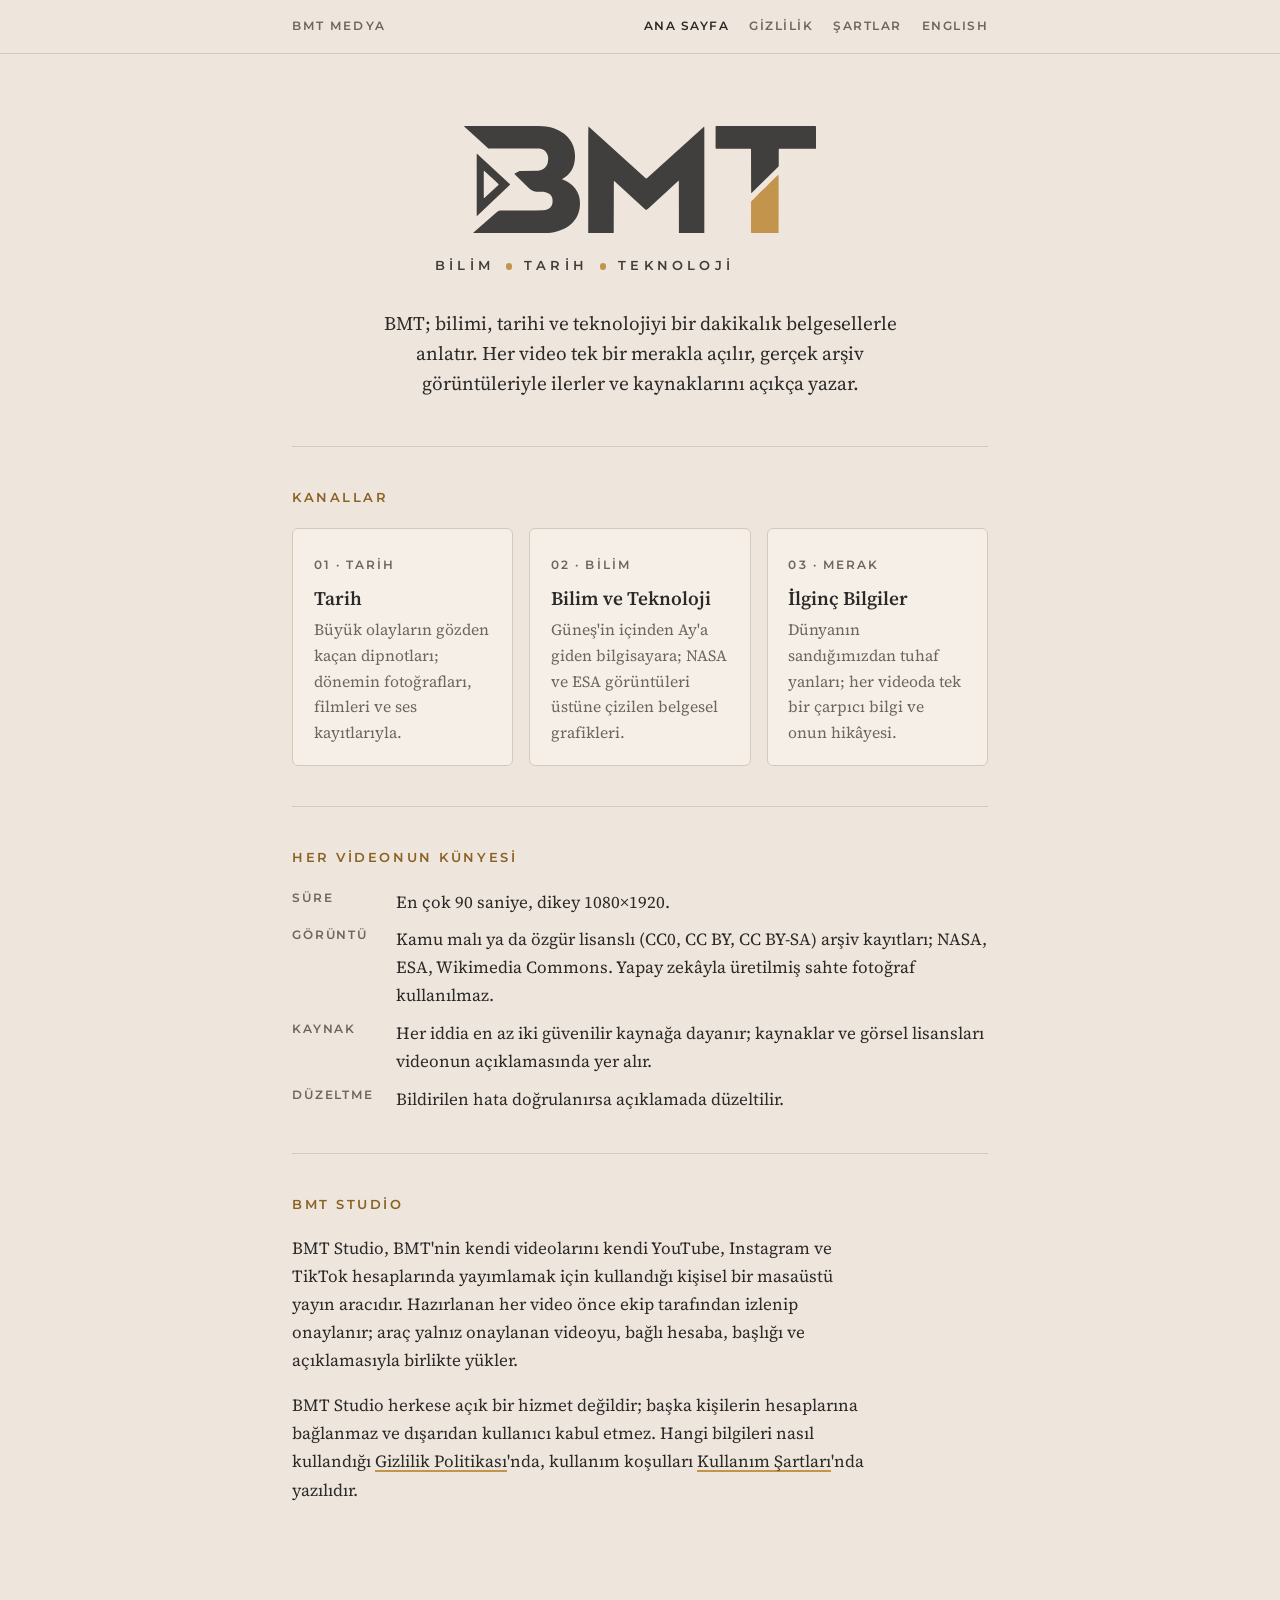
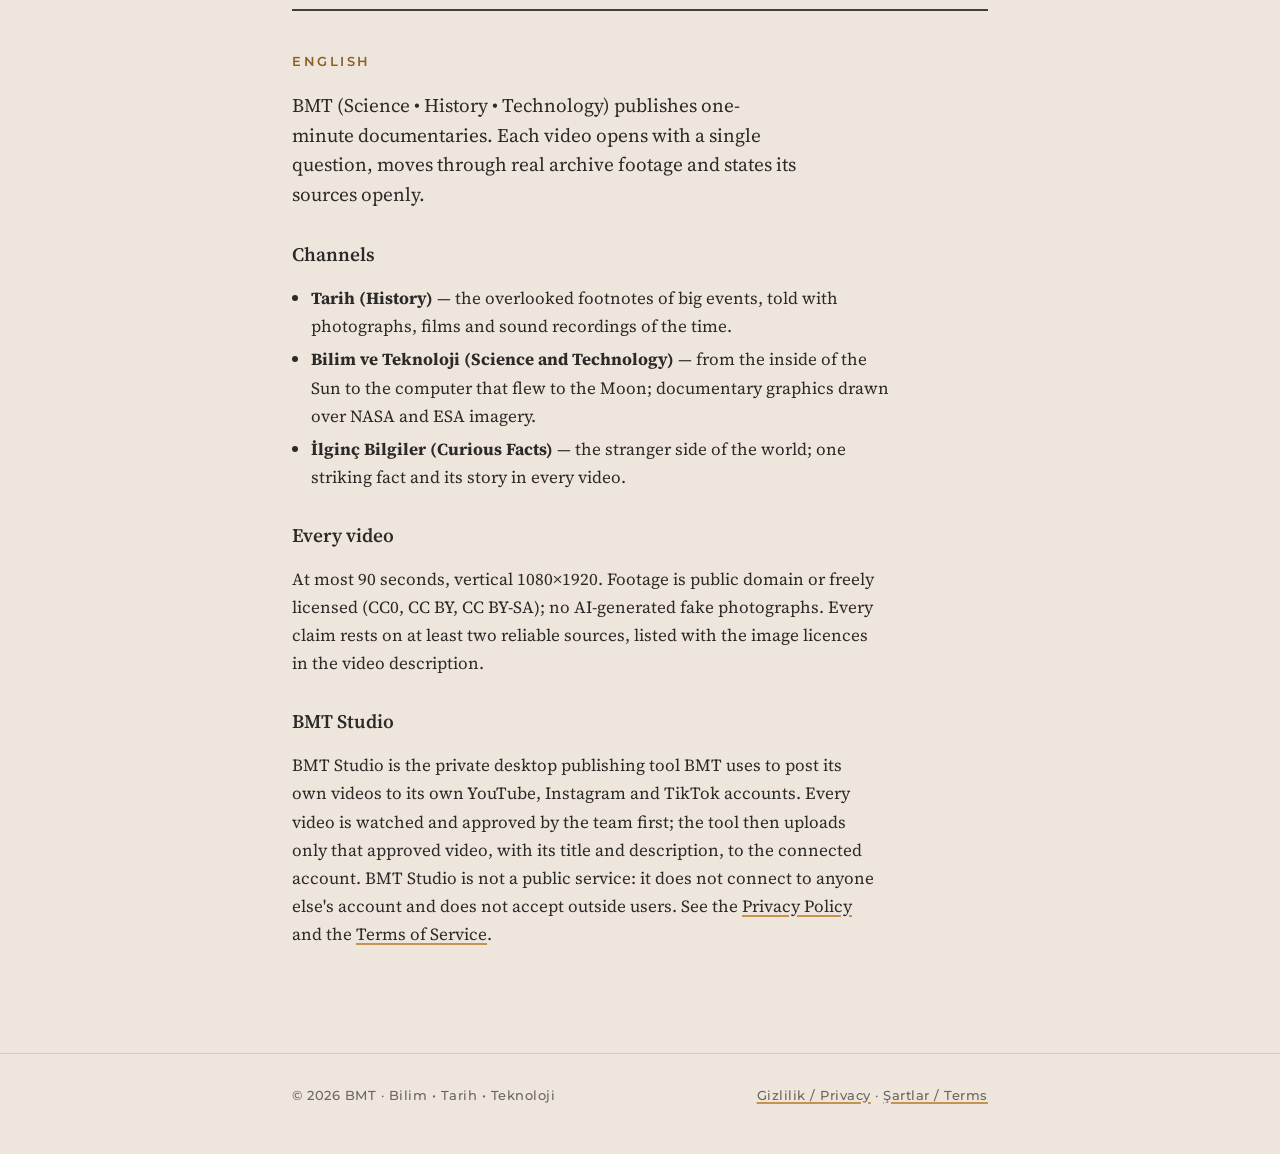
<file: index.html>
<!doctype html>
<html lang="tr">
<head>
<meta charset="utf-8">
<meta name="viewport" content="width=device-width, initial-scale=1, viewport-fit=cover">
<title>BMT — Bilim • Tarih • Teknoloji</title>
<meta name="description" content="BMT; bilimi, tarihi ve teknolojiyi gerçek arşiv görüntüleriyle anlatan kısa belgesel videolar yayımlar.">
<link rel="icon" href="favicon.svg" type="image/svg+xml">
<link rel="preconnect" href="https://fonts.googleapis.com">
<link rel="preconnect" href="https://fonts.gstatic.com" crossorigin>
<link rel="stylesheet" href="https://fonts.googleapis.com/css2?family=Montserrat:wght@500;600&family=Source+Serif+4:ital,opsz,wght@0,8..60,400;0,8..60,600;1,8..60,400&display=swap">
<link rel="stylesheet" href="style.css">
</head>
<body>
<header class="top">
  <div class="wrap">
    <span class="label">BMT Medya</span>
    <nav aria-label="Sayfalar">
      <a href="index.html" aria-current="page">Ana sayfa</a>
      <a href="privacy.html">Gizlilik</a>
      <a href="terms.html">Şartlar</a>
      <a href="#en" lang="en">English</a>
    </nav>
  </div>
</header>

<main class="wrap">
  <div class="hero">
    <svg class="logo" viewBox="0 0 1454 444" role="img" aria-label="BMT" xmlns="http://www.w3.org/2000/svg"><path fill="currentColor" fill-rule="evenodd" d="M53.8 371.8 L52.8 371.4 L52.5 368.6 L52.4 151.6 L52.5 116.6 L52.8 115.0 L53.8 114.5 L190.4 240.6 L190.3 241.6 L188.8 243.4 L53.8 371.8ZM84.0 297.6 L126.5 258.6 L142.3 243.6 L143.3 241.6 L141.0 238.6 L122.8 221.1 L82.8 184.8 L81.8 185.4 L81.6 187.6 L81.6 293.6 L82.1 297.6 L82.8 298.2 L84.0 297.6Z"/><path fill="currentColor" fill-rule="evenodd" d="M238.8 443.6 L41.8 443.6 L37.8 443.4 L36.8 442.6 L41.6 437.6 L134.8 356.5 L140.8 351.9 L144.8 349.9 L148.8 349.1 L156.8 348.9 L295.8 348.9 L327.8 348.2 L336.8 346.8 L345.8 343.8 L352.8 339.7 L357.3 335.6 L361.0 330.6 L363.9 324.6 L365.5 317.6 L366.0 309.6 L365.5 302.6 L363.8 295.6 L360.2 288.6 L355.8 283.2 L347.8 277.3 L336.8 273.5 L326.8 272.1 L297.8 271.9 L288.8 269.8 L279.9 265.6 L274.8 262.2 L266.4 254.6 L210.4 200.6 L208.4 197.6 L209.8 196.1 L220.9 189.6 L229.8 186.1 L237.8 185.4 L304.8 185.1 L315.8 183.0 L327.6 177.6 L334.1 172.6 L339.2 166.6 L343.9 157.6 L346.2 149.6 L347.7 138.6 L347.5 129.6 L345.5 120.6 L341.9 112.6 L336.0 104.6 L329.8 99.5 L320.8 95.2 L310.8 93.3 L100.8 92.7 L1.8 3.6 L0.0 1.6 L0.1 0.6 L2.8 0.1 L16.8 0.0 L308.8 0.1 L325.8 0.8 L338.8 2.2 L356.8 5.4 L370.8 9.4 L387.8 16.3 L400.8 23.4 L413.8 32.5 L427.2 44.6 L436.4 55.6 L444.2 67.6 L449.9 79.6 L453.3 89.6 L456.0 100.6 L457.6 111.6 L458.5 122.6 L458.4 132.6 L457.1 144.6 L454.8 157.3 L452.0 166.6 L448.2 175.6 L443.1 184.6 L436.8 193.4 L429.8 201.1 L422.6 207.6 L416.8 212.1 L406.1 218.6 L405.6 219.6 L406.8 220.9 L421.8 227.4 L428.8 231.2 L437.8 237.1 L447.3 244.6 L455.8 253.8 L462.3 262.6 L468.3 272.6 L473.2 283.6 L476.2 293.6 L478.6 308.6 L479.1 321.6 L478.6 331.6 L477.2 342.6 L474.0 355.6 L470.1 366.6 L464.1 378.6 L458.9 386.6 L450.1 397.6 L442.8 404.6 L432.8 412.8 L421.8 420.0 L408.8 426.7 L386.8 435.0 L366.8 439.9 L341.8 443.0 L320.8 443.6 L238.8 443.6Z"/><path fill="currentColor" fill-rule="evenodd" d="M984.8 443.6 L890.8 443.6 L887.8 442.5 L887.5 229.6 L887.0 226.6 L885.8 226.4 L763.8 338.3 L752.8 347.4 L748.8 344.7 L629.8 235.0 L621.8 228.0 L619.8 227.4 L619.1 229.6 L618.9 256.6 L618.4 442.6 L615.8 443.6 L517.8 443.7 L513.8 443.0 L513.2 441.6 L513.1 435.6 L513.2 45.6 L513.8 2.8 L514.8 2.5 L517.8 4.8 L744.8 210.4 L751.8 216.5 L753.8 217.2 L764.8 208.0 L988.8 5.3 L990.8 3.6 L992.2 3.6 L992.8 9.6 L992.7 440.6 L991.8 443.1 L984.8 443.6Z"/><path fill="currentColor" fill-rule="evenodd" d="M1187.8 276.8 L1186.8 276.7 L1186.5 275.6 L1186.0 257.6 L1185.6 95.6 L1184.8 94.7 L1182.8 94.4 L1043.8 94.4 L1039.9 93.6 L1039.2 85.6 L1039.3 3.6 L1039.8 0.9 L1041.8 0.1 L1048.8 0.0 L1449.8 0.0 L1453.6 0.6 L1454.3 3.6 L1454.3 90.6 L1453.8 93.6 L1450.8 94.4 L1302.8 94.3 L1300.8 94.9 L1300.1 97.6 L1300.1 163.6 L1299.2 167.6 L1187.8 276.8Z"/><path fill="#C3944B" fill-rule="evenodd" d="M1287.8 443.7 L1191.8 443.7 L1188.8 443.3 L1186.5 441.6 L1185.8 439.6 L1185.5 433.6 L1185.7 315.6 L1186.1 312.6 L1187.4 309.6 L1194.8 303.5 L1220.5 276.6 L1244.8 253.9 L1272.8 224.9 L1294.8 204.0 L1297.8 202.5 L1299.2 203.6 L1299.7 206.6 L1299.4 439.6 L1298.8 441.7 L1296.8 443.3 L1287.8 443.7Z"/></svg>
    <p class="tagline"><span>Bilim</span><i></i><span>Tarih</span><i></i><span>Teknoloji</span></p>
    <p class="lede">BMT; bilimi, tarihi ve teknolojiyi bir dakikalık belgesellerle anlatır. Her video tek bir merakla
      açılır, gerçek arşiv görüntüleriyle ilerler ve kaynaklarını açıkça yazar.</p>
  </div>

  <section aria-labelledby="kanallar">
    <h2 id="kanallar">Kanallar</h2>
    <div class="channels">
      <article class="card">
        <span class="label">01 · Tarih</span>
        <h3>Tarih</h3>
        <p>Büyük olayların gözden kaçan dipnotları; dönemin fotoğrafları, filmleri ve ses kayıtlarıyla.</p>
      </article>
      <article class="card">
        <span class="label">02 · Bilim</span>
        <h3>Bilim ve Teknoloji</h3>
        <p>Güneş'in içinden Ay'a giden bilgisayara; NASA ve ESA görüntüleri üstüne çizilen belgesel grafikleri.</p>
      </article>
      <article class="card">
        <span class="label">03 · Merak</span>
        <h3>İlginç Bilgiler</h3>
        <p>Dünyanın sandığımızdan tuhaf yanları; her videoda tek bir çarpıcı bilgi ve onun hikâyesi.</p>
      </article>
    </div>
  </section>

  <section aria-labelledby="standart">
    <h2 id="standart">Her videonun künyesi</h2>
    <dl class="facts">
      <dt>Süre</dt><dd>En çok 90 saniye, dikey 1080×1920.</dd>
      <dt>Görüntü</dt><dd>Kamu malı ya da özgür lisanslı (CC0, CC BY, CC BY-SA) arşiv kayıtları; NASA, ESA, Wikimedia Commons. Yapay zekâyla üretilmiş sahte fotoğraf kullanılmaz.</dd>
      <dt>Kaynak</dt><dd>Her iddia en az iki güvenilir kaynağa dayanır; kaynaklar ve görsel lisansları videonun açıklamasında yer alır.</dd>
      <dt>Düzeltme</dt><dd>Bildirilen hata doğrulanırsa açıklamada düzeltilir.</dd>
    </dl>
  </section>

  <section aria-labelledby="studio">
    <h2 id="studio">BMT Studio</h2>
    <p>BMT Studio, BMT'nin kendi videolarını kendi YouTube, Instagram ve TikTok hesaplarında yayımlamak için kullandığı
      kişisel bir masaüstü yayın aracıdır. Hazırlanan her video önce ekip tarafından izlenip onaylanır; araç yalnız
      onaylanan videoyu, bağlı hesaba, başlığı ve açıklamasıyla birlikte yükler.</p>
    <p>BMT Studio herkese açık bir hizmet değildir; başka kişilerin hesaplarına bağlanmaz ve dışarıdan kullanıcı kabul
      etmez. Hangi bilgileri nasıl kullandığı <a href="privacy.html">Gizlilik Politikası</a>'nda, kullanım koşulları
      <a href="terms.html">Kullanım Şartları</a>'nda yazılıdır.</p>
  </section>

  <section id="en" class="lang-en" lang="en" aria-labelledby="en-title">
    <h2 id="en-title">English</h2>
    <p class="lede" style="margin:0 0 1.5rem;text-align:left">BMT (Science • History • Technology) publishes
      one-minute documentaries. Each video opens with a single question, moves through real archive footage and
      states its sources openly.</p>
    <h3>Channels</h3>
    <ul>
      <li><strong>Tarih (History)</strong> — the overlooked footnotes of big events, told with photographs, films and
        sound recordings of the time.</li>
      <li><strong>Bilim ve Teknoloji (Science and Technology)</strong> — from the inside of the Sun to the computer
        that flew to the Moon; documentary graphics drawn over NASA and ESA imagery.</li>
      <li><strong>İlginç Bilgiler (Curious Facts)</strong> — the stranger side of the world; one striking fact and its
        story in every video.</li>
    </ul>
    <h3>Every video</h3>
    <p>At most 90 seconds, vertical 1080×1920. Footage is public domain or freely licensed (CC0, CC BY, CC BY-SA);
      no AI-generated fake photographs. Every claim rests on at least two reliable sources, listed with the image
      licences in the video description.</p>
    <h3>BMT Studio</h3>
    <p>BMT Studio is the private desktop publishing tool BMT uses to post its own videos to its own YouTube, Instagram
      and TikTok accounts. Every video is watched and approved by the team first; the tool then uploads only that
      approved video, with its title and description, to the connected account. BMT Studio is not a public service: it
      does not connect to anyone else's account and does not accept outside users. See the
      <a href="privacy.html#en">Privacy Policy</a> and the <a href="terms.html#en">Terms of Service</a>.</p>
  </section>
</main>

<footer>
  <div class="wrap">
    <span>© 2026 BMT · Bilim • Tarih • Teknoloji</span>
    <span><a href="privacy.html">Gizlilik / Privacy</a> · <a href="terms.html">Şartlar / Terms</a></span>
  </div>
</footer>
</body>
</html>
</file>
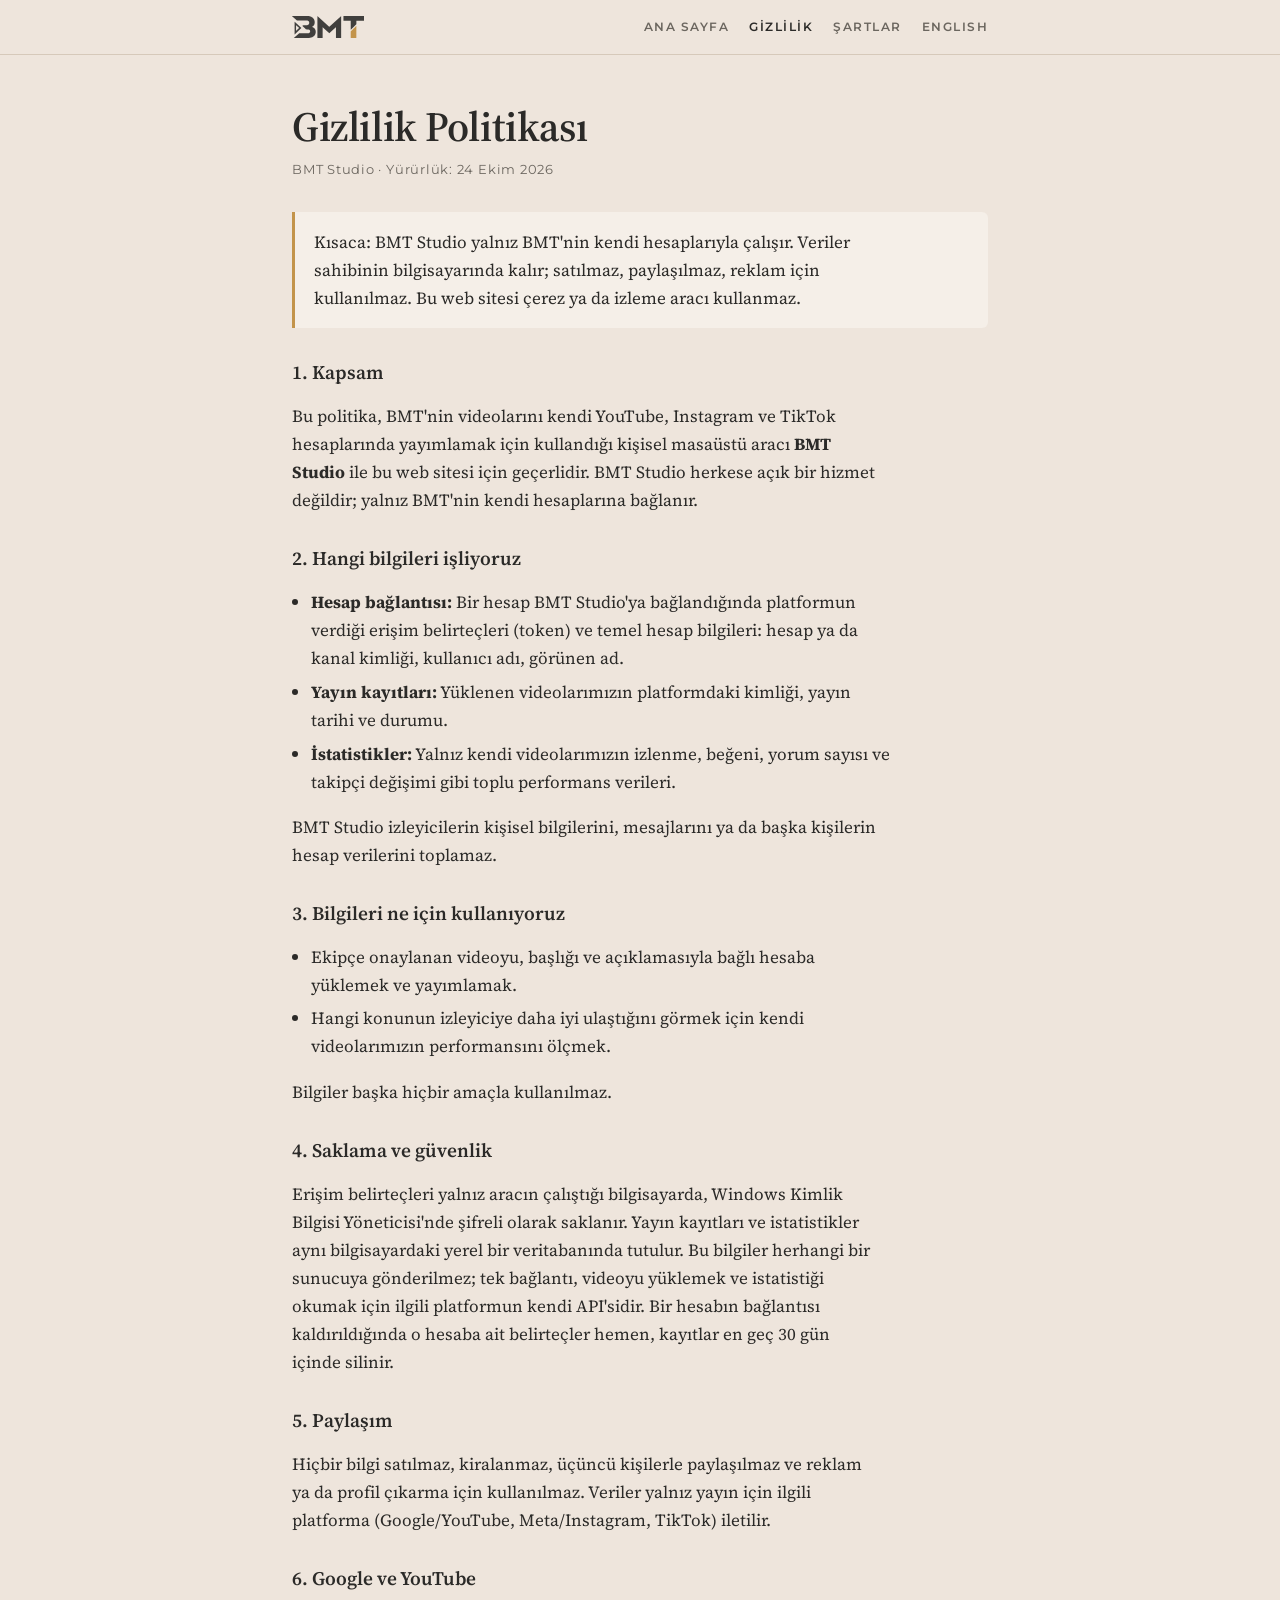
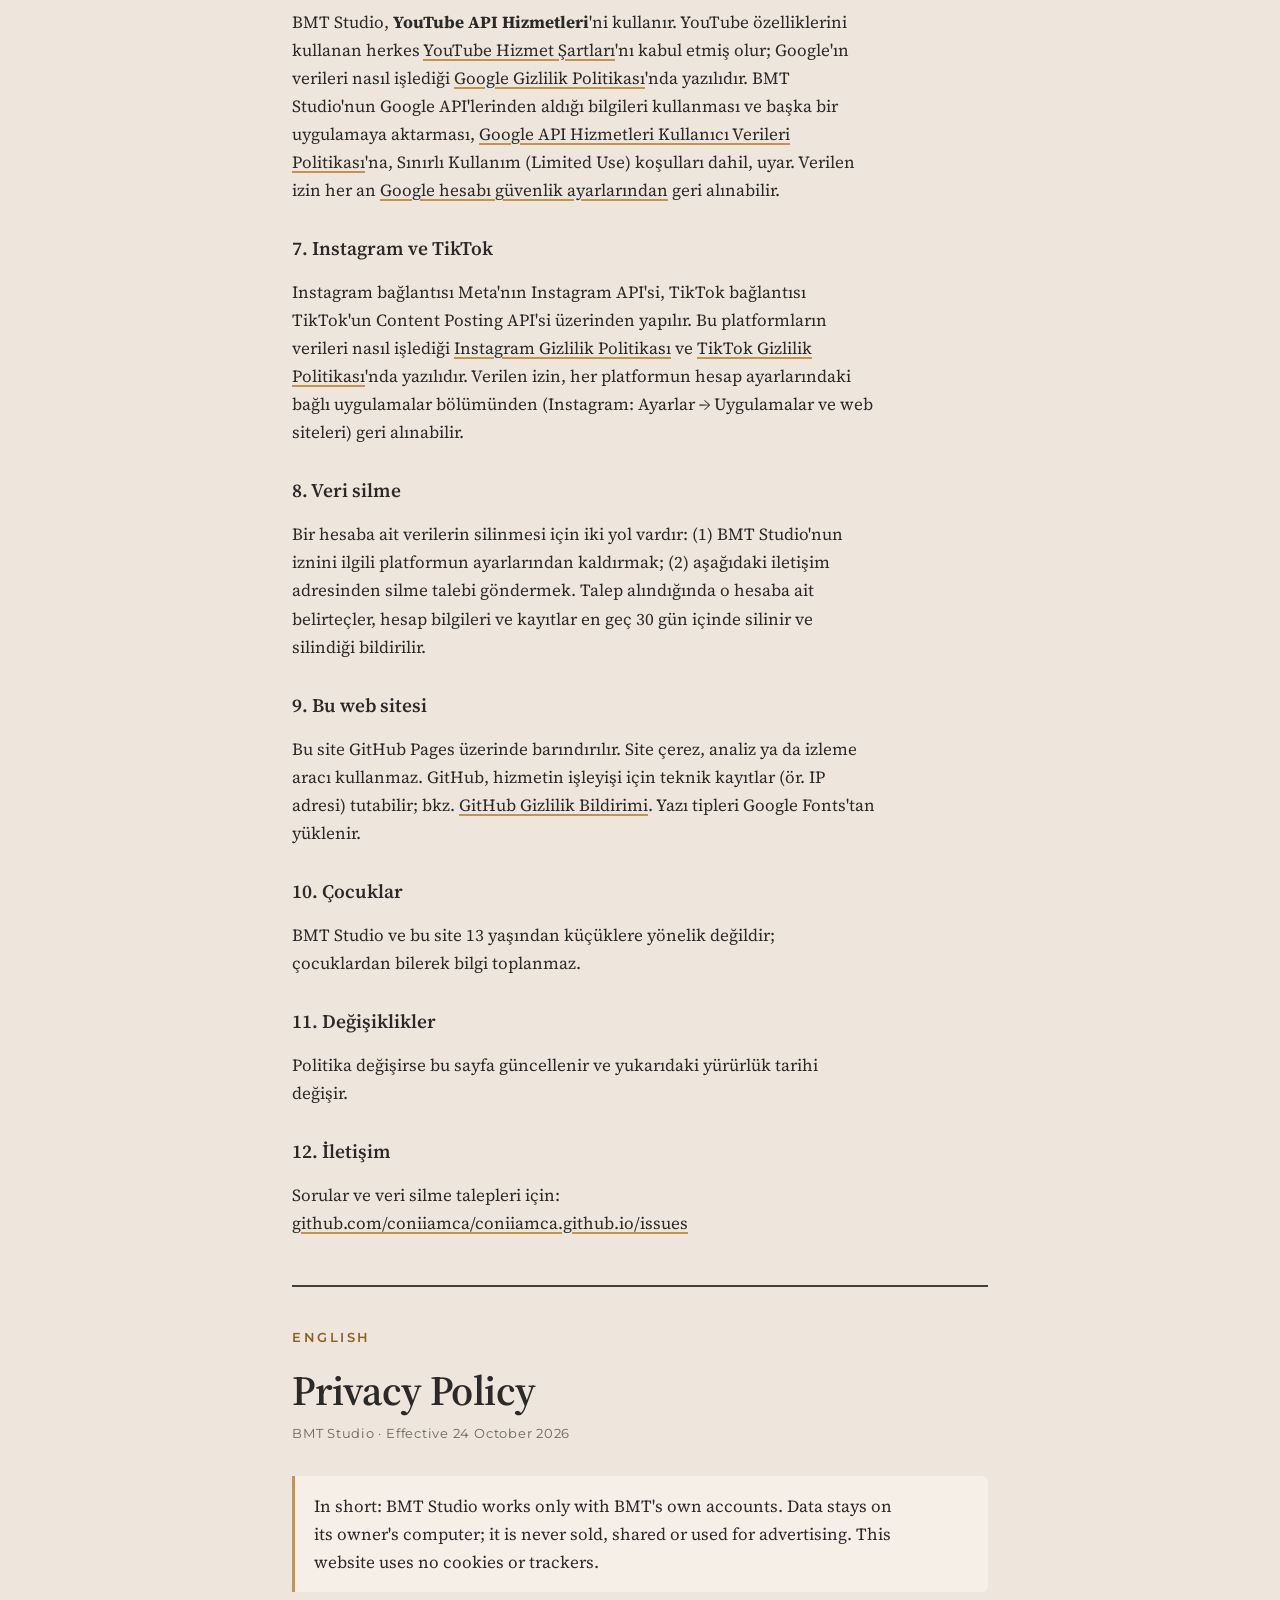
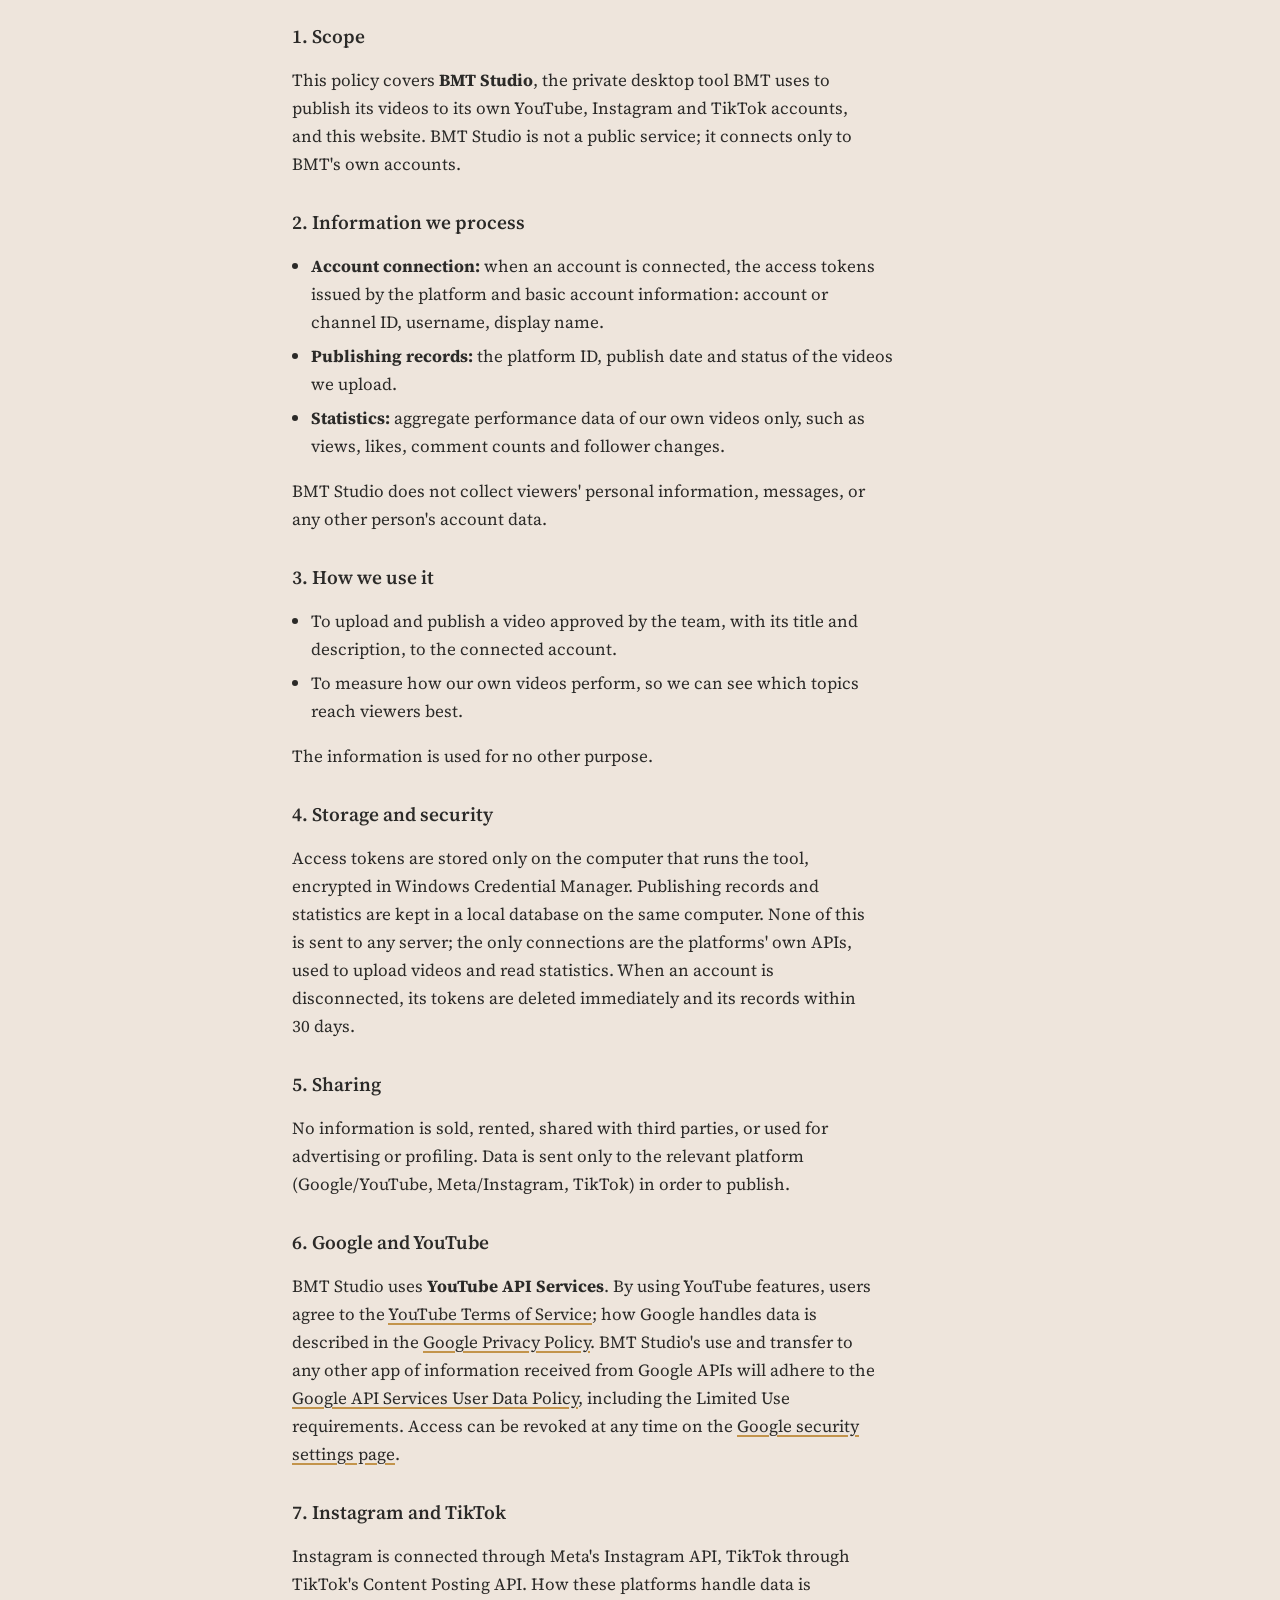
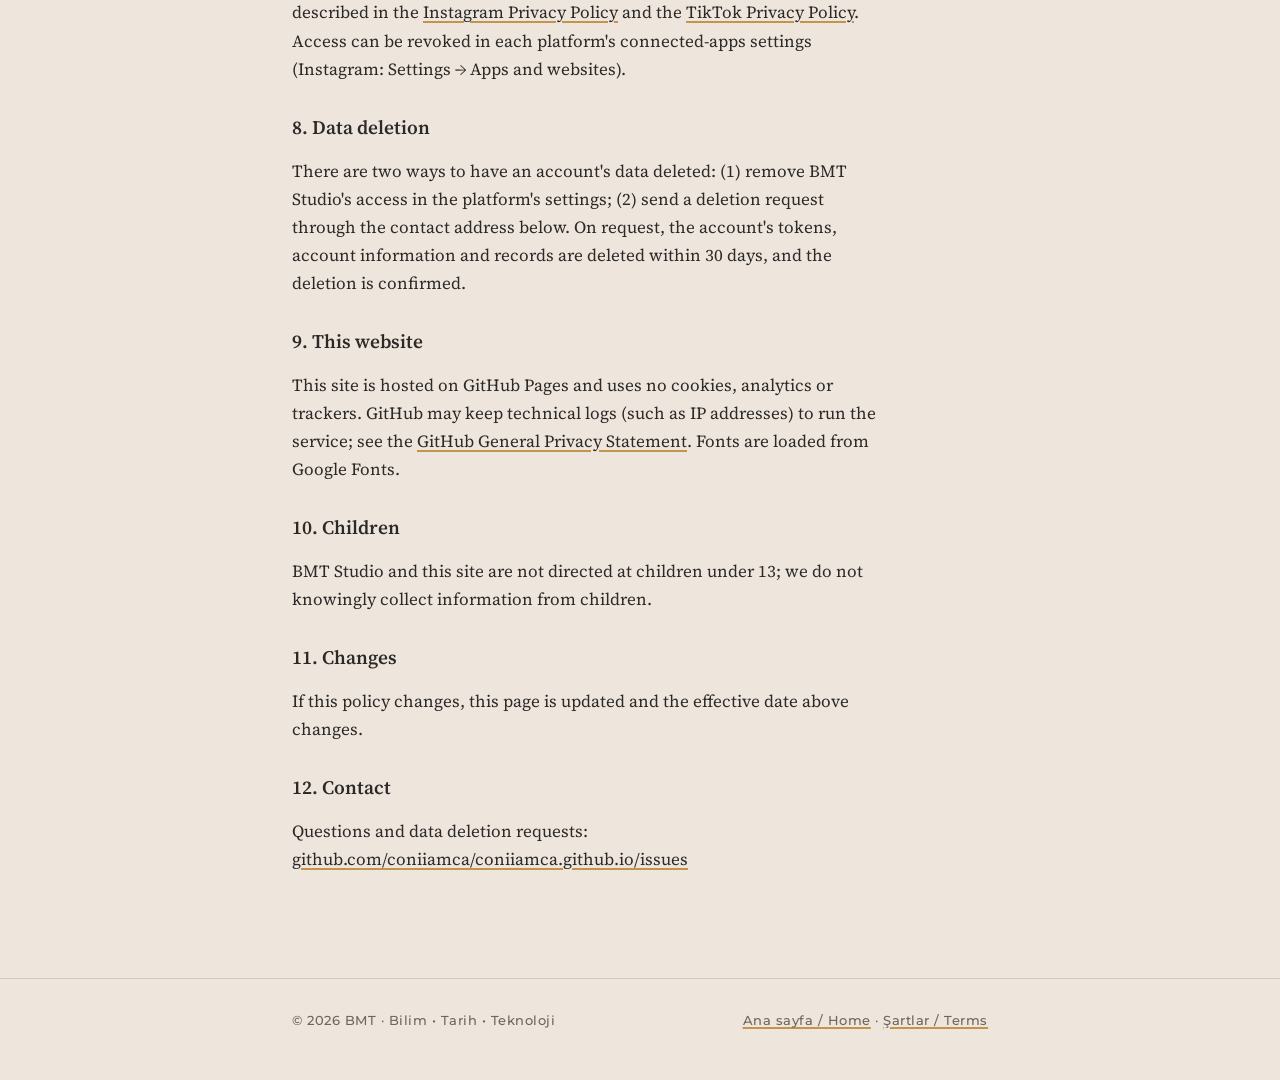
<file: privacy.html>
<!doctype html>
<html lang="tr">
<head>
<meta charset="utf-8">
<meta name="viewport" content="width=device-width, initial-scale=1, viewport-fit=cover">
<title>Gizlilik Politikası — BMT Studio</title>
<meta name="description" content="BMT Studio Gizlilik Politikası / Privacy Policy">
<link rel="icon" href="favicon.svg" type="image/svg+xml">
<link rel="preconnect" href="https://fonts.googleapis.com">
<link rel="preconnect" href="https://fonts.gstatic.com" crossorigin>
<link rel="stylesheet" href="https://fonts.googleapis.com/css2?family=Montserrat:wght@500;600&family=Source+Serif+4:ital,opsz,wght@0,8..60,400;0,8..60,600;1,8..60,400&display=swap">
<link rel="stylesheet" href="style.css">
</head>
<body>
<header class="top">
  <div class="wrap">
    <a class="home" href="index.html" aria-label="BMT ana sayfa"><svg class="logo" viewBox="0 0 1454 444" role="img" aria-label="BMT" xmlns="http://www.w3.org/2000/svg"><path fill="currentColor" fill-rule="evenodd" d="M53.8 371.8 L52.8 371.4 L52.5 368.6 L52.4 151.6 L52.5 116.6 L52.8 115.0 L53.8 114.5 L190.4 240.6 L190.3 241.6 L188.8 243.4 L53.8 371.8ZM84.0 297.6 L126.5 258.6 L142.3 243.6 L143.3 241.6 L141.0 238.6 L122.8 221.1 L82.8 184.8 L81.8 185.4 L81.6 187.6 L81.6 293.6 L82.1 297.6 L82.8 298.2 L84.0 297.6Z"/><path fill="currentColor" fill-rule="evenodd" d="M238.8 443.6 L41.8 443.6 L37.8 443.4 L36.8 442.6 L41.6 437.6 L134.8 356.5 L140.8 351.9 L144.8 349.9 L148.8 349.1 L156.8 348.9 L295.8 348.9 L327.8 348.2 L336.8 346.8 L345.8 343.8 L352.8 339.7 L357.3 335.6 L361.0 330.6 L363.9 324.6 L365.5 317.6 L366.0 309.6 L365.5 302.6 L363.8 295.6 L360.2 288.6 L355.8 283.2 L347.8 277.3 L336.8 273.5 L326.8 272.1 L297.8 271.9 L288.8 269.8 L279.9 265.6 L274.8 262.2 L266.4 254.6 L210.4 200.6 L208.4 197.6 L209.8 196.1 L220.9 189.6 L229.8 186.1 L237.8 185.4 L304.8 185.1 L315.8 183.0 L327.6 177.6 L334.1 172.6 L339.2 166.6 L343.9 157.6 L346.2 149.6 L347.7 138.6 L347.5 129.6 L345.5 120.6 L341.9 112.6 L336.0 104.6 L329.8 99.5 L320.8 95.2 L310.8 93.3 L100.8 92.7 L1.8 3.6 L0.0 1.6 L0.1 0.6 L2.8 0.1 L16.8 0.0 L308.8 0.1 L325.8 0.8 L338.8 2.2 L356.8 5.4 L370.8 9.4 L387.8 16.3 L400.8 23.4 L413.8 32.5 L427.2 44.6 L436.4 55.6 L444.2 67.6 L449.9 79.6 L453.3 89.6 L456.0 100.6 L457.6 111.6 L458.5 122.6 L458.4 132.6 L457.1 144.6 L454.8 157.3 L452.0 166.6 L448.2 175.6 L443.1 184.6 L436.8 193.4 L429.8 201.1 L422.6 207.6 L416.8 212.1 L406.1 218.6 L405.6 219.6 L406.8 220.9 L421.8 227.4 L428.8 231.2 L437.8 237.1 L447.3 244.6 L455.8 253.8 L462.3 262.6 L468.3 272.6 L473.2 283.6 L476.2 293.6 L478.6 308.6 L479.1 321.6 L478.6 331.6 L477.2 342.6 L474.0 355.6 L470.1 366.6 L464.1 378.6 L458.9 386.6 L450.1 397.6 L442.8 404.6 L432.8 412.8 L421.8 420.0 L408.8 426.7 L386.8 435.0 L366.8 439.9 L341.8 443.0 L320.8 443.6 L238.8 443.6Z"/><path fill="currentColor" fill-rule="evenodd" d="M984.8 443.6 L890.8 443.6 L887.8 442.5 L887.5 229.6 L887.0 226.6 L885.8 226.4 L763.8 338.3 L752.8 347.4 L748.8 344.7 L629.8 235.0 L621.8 228.0 L619.8 227.4 L619.1 229.6 L618.9 256.6 L618.4 442.6 L615.8 443.6 L517.8 443.7 L513.8 443.0 L513.2 441.6 L513.1 435.6 L513.2 45.6 L513.8 2.8 L514.8 2.5 L517.8 4.8 L744.8 210.4 L751.8 216.5 L753.8 217.2 L764.8 208.0 L988.8 5.3 L990.8 3.6 L992.2 3.6 L992.8 9.6 L992.7 440.6 L991.8 443.1 L984.8 443.6Z"/><path fill="currentColor" fill-rule="evenodd" d="M1187.8 276.8 L1186.8 276.7 L1186.5 275.6 L1186.0 257.6 L1185.6 95.6 L1184.8 94.7 L1182.8 94.4 L1043.8 94.4 L1039.9 93.6 L1039.2 85.6 L1039.3 3.6 L1039.8 0.9 L1041.8 0.1 L1048.8 0.0 L1449.8 0.0 L1453.6 0.6 L1454.3 3.6 L1454.3 90.6 L1453.8 93.6 L1450.8 94.4 L1302.8 94.3 L1300.8 94.9 L1300.1 97.6 L1300.1 163.6 L1299.2 167.6 L1187.8 276.8Z"/><path fill="#C3944B" fill-rule="evenodd" d="M1287.8 443.7 L1191.8 443.7 L1188.8 443.3 L1186.5 441.6 L1185.8 439.6 L1185.5 433.6 L1185.7 315.6 L1186.1 312.6 L1187.4 309.6 L1194.8 303.5 L1220.5 276.6 L1244.8 253.9 L1272.8 224.9 L1294.8 204.0 L1297.8 202.5 L1299.2 203.6 L1299.7 206.6 L1299.4 439.6 L1298.8 441.7 L1296.8 443.3 L1287.8 443.7Z"/></svg></a>
    <nav aria-label="Sayfalar">
      <a href="index.html">Ana sayfa</a>
      <a href="privacy.html" aria-current="page">Gizlilik</a>
      <a href="terms.html">Şartlar</a>
      <a href="#en" lang="en">English</a>
    </nav>
  </div>
</header>

<main class="wrap">
  <h1>Gizlilik Politikası</h1>
  <p class="meta">BMT Studio · Yürürlük: 24 Ekim 2026</p>

  <div class="note"><p>Kısaca: BMT Studio yalnız BMT'nin kendi hesaplarıyla çalışır. Veriler sahibinin bilgisayarında
    kalır; satılmaz, paylaşılmaz, reklam için kullanılmaz. Bu web sitesi çerez ya da izleme aracı kullanmaz.</p></div>

  <h3>1. Kapsam</h3>
  <p>Bu politika, BMT'nin videolarını kendi YouTube, Instagram ve TikTok hesaplarında yayımlamak için kullandığı
    kişisel masaüstü aracı <strong>BMT Studio</strong> ile bu web sitesi için geçerlidir. BMT Studio herkese açık bir
    hizmet değildir; yalnız BMT'nin kendi hesaplarına bağlanır.</p>

  <h3>2. Hangi bilgileri işliyoruz</h3>
  <ul>
    <li><strong>Hesap bağlantısı:</strong> Bir hesap BMT Studio'ya bağlandığında platformun verdiği erişim
      belirteçleri (token) ve temel hesap bilgileri: hesap ya da kanal kimliği, kullanıcı adı, görünen ad.</li>
    <li><strong>Yayın kayıtları:</strong> Yüklenen videolarımızın platformdaki kimliği, yayın tarihi ve durumu.</li>
    <li><strong>İstatistikler:</strong> Yalnız kendi videolarımızın izlenme, beğeni, yorum sayısı ve takipçi
      değişimi gibi toplu performans verileri.</li>
  </ul>
  <p>BMT Studio izleyicilerin kişisel bilgilerini, mesajlarını ya da başka kişilerin hesap verilerini toplamaz.</p>

  <h3>3. Bilgileri ne için kullanıyoruz</h3>
  <ul>
    <li>Ekipçe onaylanan videoyu, başlığı ve açıklamasıyla bağlı hesaba yüklemek ve yayımlamak.</li>
    <li>Hangi konunun izleyiciye daha iyi ulaştığını görmek için kendi videolarımızın performansını ölçmek.</li>
  </ul>
  <p>Bilgiler başka hiçbir amaçla kullanılmaz.</p>

  <h3>4. Saklama ve güvenlik</h3>
  <p>Erişim belirteçleri yalnız aracın çalıştığı bilgisayarda, Windows Kimlik Bilgisi Yöneticisi'nde şifreli olarak
    saklanır. Yayın kayıtları ve istatistikler aynı bilgisayardaki yerel bir veritabanında tutulur. Bu bilgiler
    herhangi bir sunucuya gönderilmez; tek bağlantı, videoyu yüklemek ve istatistiği okumak için ilgili platformun
    kendi API'sidir. Bir hesabın bağlantısı kaldırıldığında o hesaba ait belirteçler hemen, kayıtlar en geç 30 gün
    içinde silinir.</p>

  <h3>5. Paylaşım</h3>
  <p>Hiçbir bilgi satılmaz, kiralanmaz, üçüncü kişilerle paylaşılmaz ve reklam ya da profil çıkarma için kullanılmaz.
    Veriler yalnız yayın için ilgili platforma (Google/YouTube, Meta/Instagram, TikTok) iletilir.</p>

  <h3>6. Google ve YouTube</h3>
  <p>BMT Studio, <strong>YouTube API Hizmetleri</strong>'ni kullanır. YouTube özelliklerini kullanan herkes
    <a href="https://www.youtube.com/t/terms">YouTube Hizmet Şartları</a>'nı kabul etmiş olur; Google'ın verileri
    nasıl işlediği <a href="https://policies.google.com/privacy">Google Gizlilik Politikası</a>'nda yazılıdır.
    BMT Studio'nun Google API'lerinden aldığı bilgileri kullanması ve başka bir uygulamaya aktarması,
    <a href="https://developers.google.com/terms/api-services-user-data-policy">Google API Hizmetleri Kullanıcı Verileri
    Politikası</a>'na, Sınırlı Kullanım (Limited Use) koşulları dahil, uyar. Verilen izin her an
    <a href="https://security.google.com/settings/security/permissions">Google hesabı güvenlik ayarlarından</a> geri
    alınabilir.</p>

  <h3>7. Instagram ve TikTok</h3>
  <p>Instagram bağlantısı Meta'nın Instagram API'si, TikTok bağlantısı TikTok'un Content Posting API'si üzerinden
    yapılır. Bu platformların verileri nasıl işlediği <a href="https://privacycenter.instagram.com/policy">Instagram
    Gizlilik Politikası</a> ve <a href="https://www.tiktok.com/legal/privacy-policy">TikTok Gizlilik Politikası</a>'nda
    yazılıdır. Verilen izin, her platformun hesap ayarlarındaki bağlı uygulamalar bölümünden (Instagram: Ayarlar →
    Uygulamalar ve web siteleri) geri alınabilir.</p>

  <h3 id="veri-silme">8. Veri silme</h3>
  <p>Bir hesaba ait verilerin silinmesi için iki yol vardır: (1) BMT Studio'nun iznini ilgili platformun ayarlarından
    kaldırmak; (2) aşağıdaki iletişim adresinden silme talebi göndermek. Talep alındığında o hesaba ait belirteçler,
    hesap bilgileri ve kayıtlar en geç 30 gün içinde silinir ve silindiği bildirilir.</p>

  <h3>9. Bu web sitesi</h3>
  <p>Bu site GitHub Pages üzerinde barındırılır. Site çerez, analiz ya da izleme aracı kullanmaz. GitHub, hizmetin
    işleyişi için teknik kayıtlar (ör. IP adresi) tutabilir; bkz.
    <a href="https://docs.github.com/site-policy/privacy-policies/github-general-privacy-statement">GitHub Gizlilik
    Bildirimi</a>. Yazı tipleri Google Fonts'tan yüklenir.</p>

  <h3>10. Çocuklar</h3>
  <p>BMT Studio ve bu site 13 yaşından küçüklere yönelik değildir; çocuklardan bilerek bilgi toplanmaz.</p>

  <h3>11. Değişiklikler</h3>
  <p>Politika değişirse bu sayfa güncellenir ve yukarıdaki yürürlük tarihi değişir.</p>

  <h3 id="iletisim">12. İletişim</h3>
  <p>Sorular ve veri silme talepleri için:
    <a href="https://github.com/coniiamca/coniiamca.github.io/issues">github.com/coniiamca/coniiamca.github.io/issues</a></p>

  <section id="en" class="lang-en" lang="en" aria-labelledby="en-title">
    <h2 id="en-title">English</h2>
    <h1 style="margin-top:0">Privacy Policy</h1>
    <p class="meta">BMT Studio · Effective 24 October 2026</p>

    <div class="note"><p>In short: BMT Studio works only with BMT's own accounts. Data stays on its owner's computer;
      it is never sold, shared or used for advertising. This website uses no cookies or trackers.</p></div>

    <h3>1. Scope</h3>
    <p>This policy covers <strong>BMT Studio</strong>, the private desktop tool BMT uses to publish its videos to its
      own YouTube, Instagram and TikTok accounts, and this website. BMT Studio is not a public service; it connects
      only to BMT's own accounts.</p>

    <h3>2. Information we process</h3>
    <ul>
      <li><strong>Account connection:</strong> when an account is connected, the access tokens issued by the platform
        and basic account information: account or channel ID, username, display name.</li>
      <li><strong>Publishing records:</strong> the platform ID, publish date and status of the videos we upload.</li>
      <li><strong>Statistics:</strong> aggregate performance data of our own videos only, such as views, likes,
        comment counts and follower changes.</li>
    </ul>
    <p>BMT Studio does not collect viewers' personal information, messages, or any other person's account data.</p>

    <h3>3. How we use it</h3>
    <ul>
      <li>To upload and publish a video approved by the team, with its title and description, to the connected
        account.</li>
      <li>To measure how our own videos perform, so we can see which topics reach viewers best.</li>
    </ul>
    <p>The information is used for no other purpose.</p>

    <h3>4. Storage and security</h3>
    <p>Access tokens are stored only on the computer that runs the tool, encrypted in Windows Credential Manager.
      Publishing records and statistics are kept in a local database on the same computer. None of this is sent to any
      server; the only connections are the platforms' own APIs, used to upload videos and read statistics. When an
      account is disconnected, its tokens are deleted immediately and its records within 30 days.</p>

    <h3>5. Sharing</h3>
    <p>No information is sold, rented, shared with third parties, or used for advertising or profiling. Data is sent
      only to the relevant platform (Google/YouTube, Meta/Instagram, TikTok) in order to publish.</p>

    <h3>6. Google and YouTube</h3>
    <p>BMT Studio uses <strong>YouTube API Services</strong>. By using YouTube features, users agree to the
      <a href="https://www.youtube.com/t/terms">YouTube Terms of Service</a>; how Google handles data is described in
      the <a href="https://policies.google.com/privacy">Google Privacy Policy</a>. BMT Studio's use and transfer to any
      other app of information received from Google APIs will adhere to the
      <a href="https://developers.google.com/terms/api-services-user-data-policy">Google API Services User Data
      Policy</a>, including the Limited Use requirements. Access can be revoked at any time on the
      <a href="https://security.google.com/settings/security/permissions">Google security settings page</a>.</p>

    <h3>7. Instagram and TikTok</h3>
    <p>Instagram is connected through Meta's Instagram API, TikTok through TikTok's Content Posting API. How these
      platforms handle data is described in the <a href="https://privacycenter.instagram.com/policy">Instagram Privacy
      Policy</a> and the <a href="https://www.tiktok.com/legal/privacy-policy">TikTok Privacy Policy</a>. Access can be
      revoked in each platform's connected-apps settings (Instagram: Settings → Apps and websites).</p>

    <h3 id="data-deletion">8. Data deletion</h3>
    <p>There are two ways to have an account's data deleted: (1) remove BMT Studio's access in the platform's
      settings; (2) send a deletion request through the contact address below. On request, the account's tokens,
      account information and records are deleted within 30 days, and the deletion is confirmed.</p>

    <h3>9. This website</h3>
    <p>This site is hosted on GitHub Pages and uses no cookies, analytics or trackers. GitHub may keep technical logs
      (such as IP addresses) to run the service; see the
      <a href="https://docs.github.com/site-policy/privacy-policies/github-general-privacy-statement">GitHub General
      Privacy Statement</a>. Fonts are loaded from Google Fonts.</p>

    <h3>10. Children</h3>
    <p>BMT Studio and this site are not directed at children under 13; we do not knowingly collect information from
      children.</p>

    <h3>11. Changes</h3>
    <p>If this policy changes, this page is updated and the effective date above changes.</p>

    <h3 id="contact">12. Contact</h3>
    <p>Questions and data deletion requests:
      <a href="https://github.com/coniiamca/coniiamca.github.io/issues">github.com/coniiamca/coniiamca.github.io/issues</a></p>
  </section>
</main>

<footer>
  <div class="wrap">
    <span>© 2026 BMT · Bilim • Tarih • Teknoloji</span>
    <span><a href="index.html">Ana sayfa / Home</a> · <a href="terms.html">Şartlar / Terms</a></span>
  </div>
</footer>
</body>
</html>
</file>
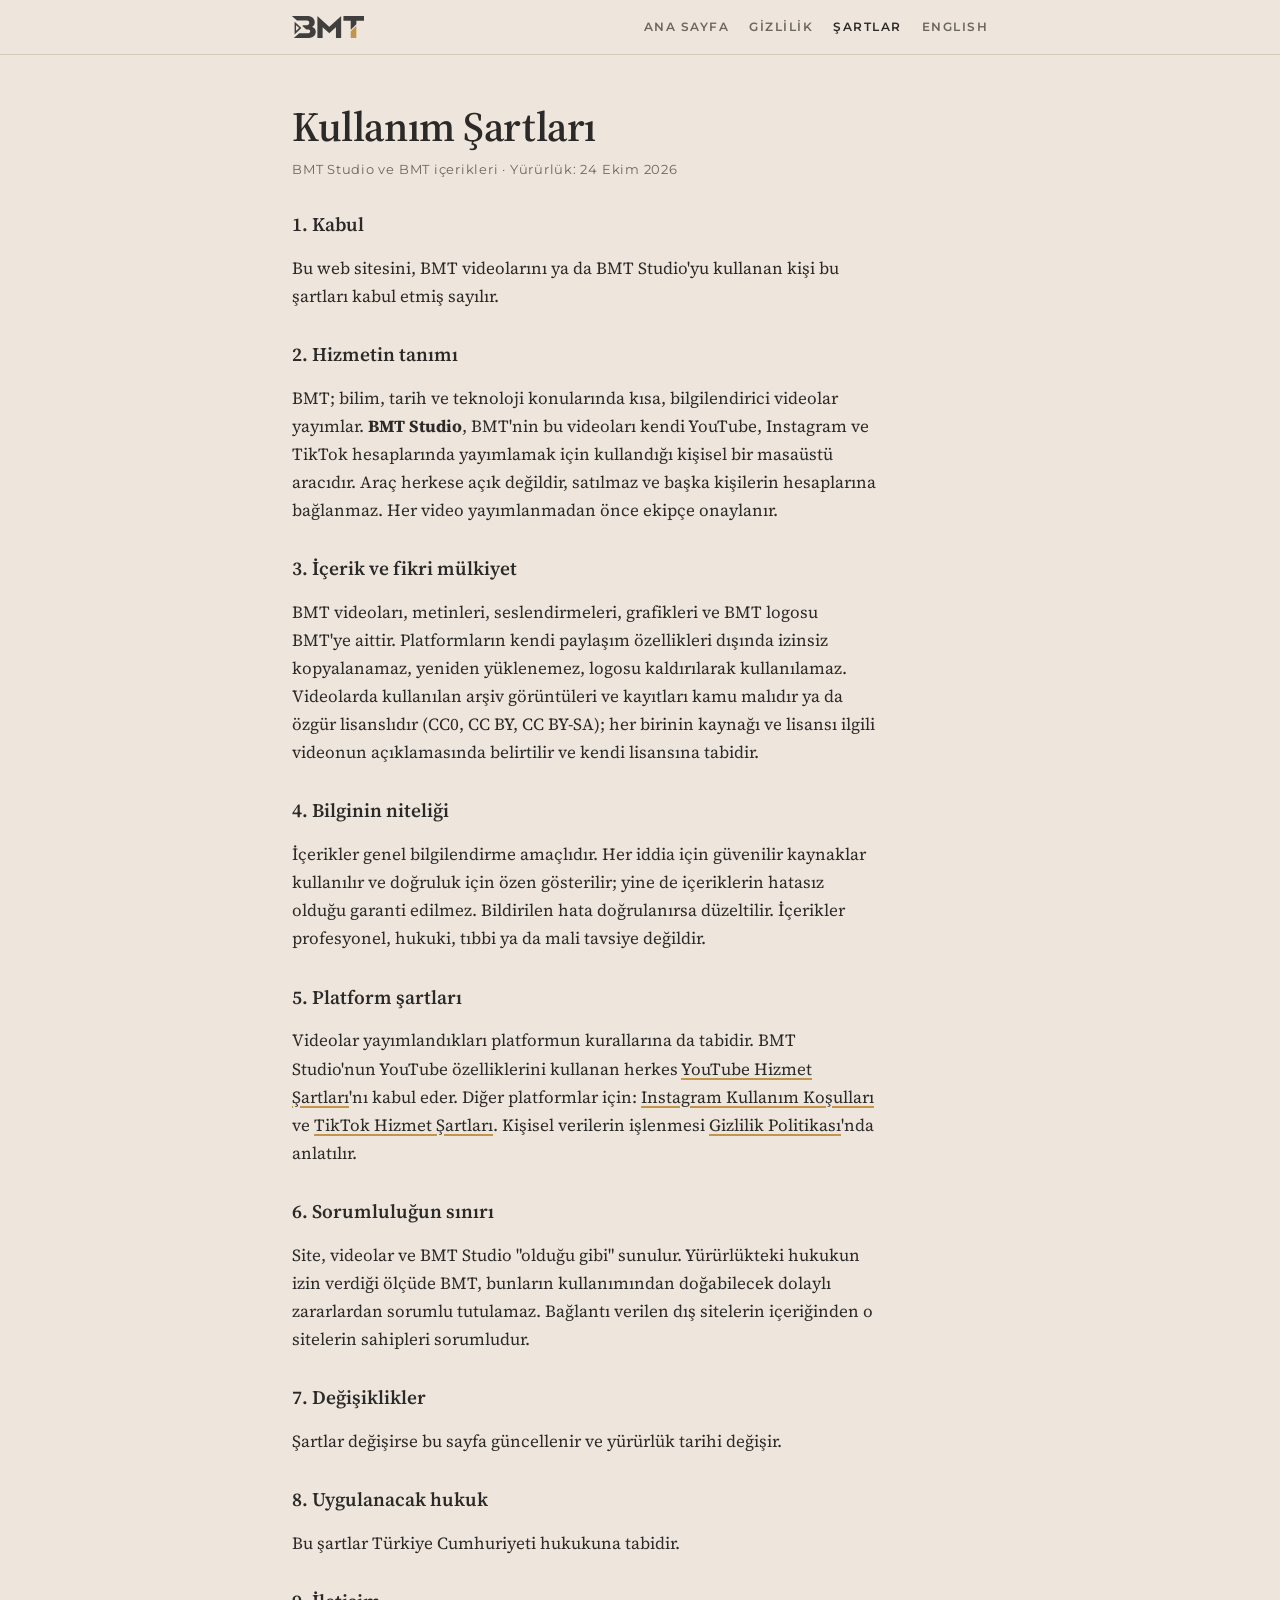
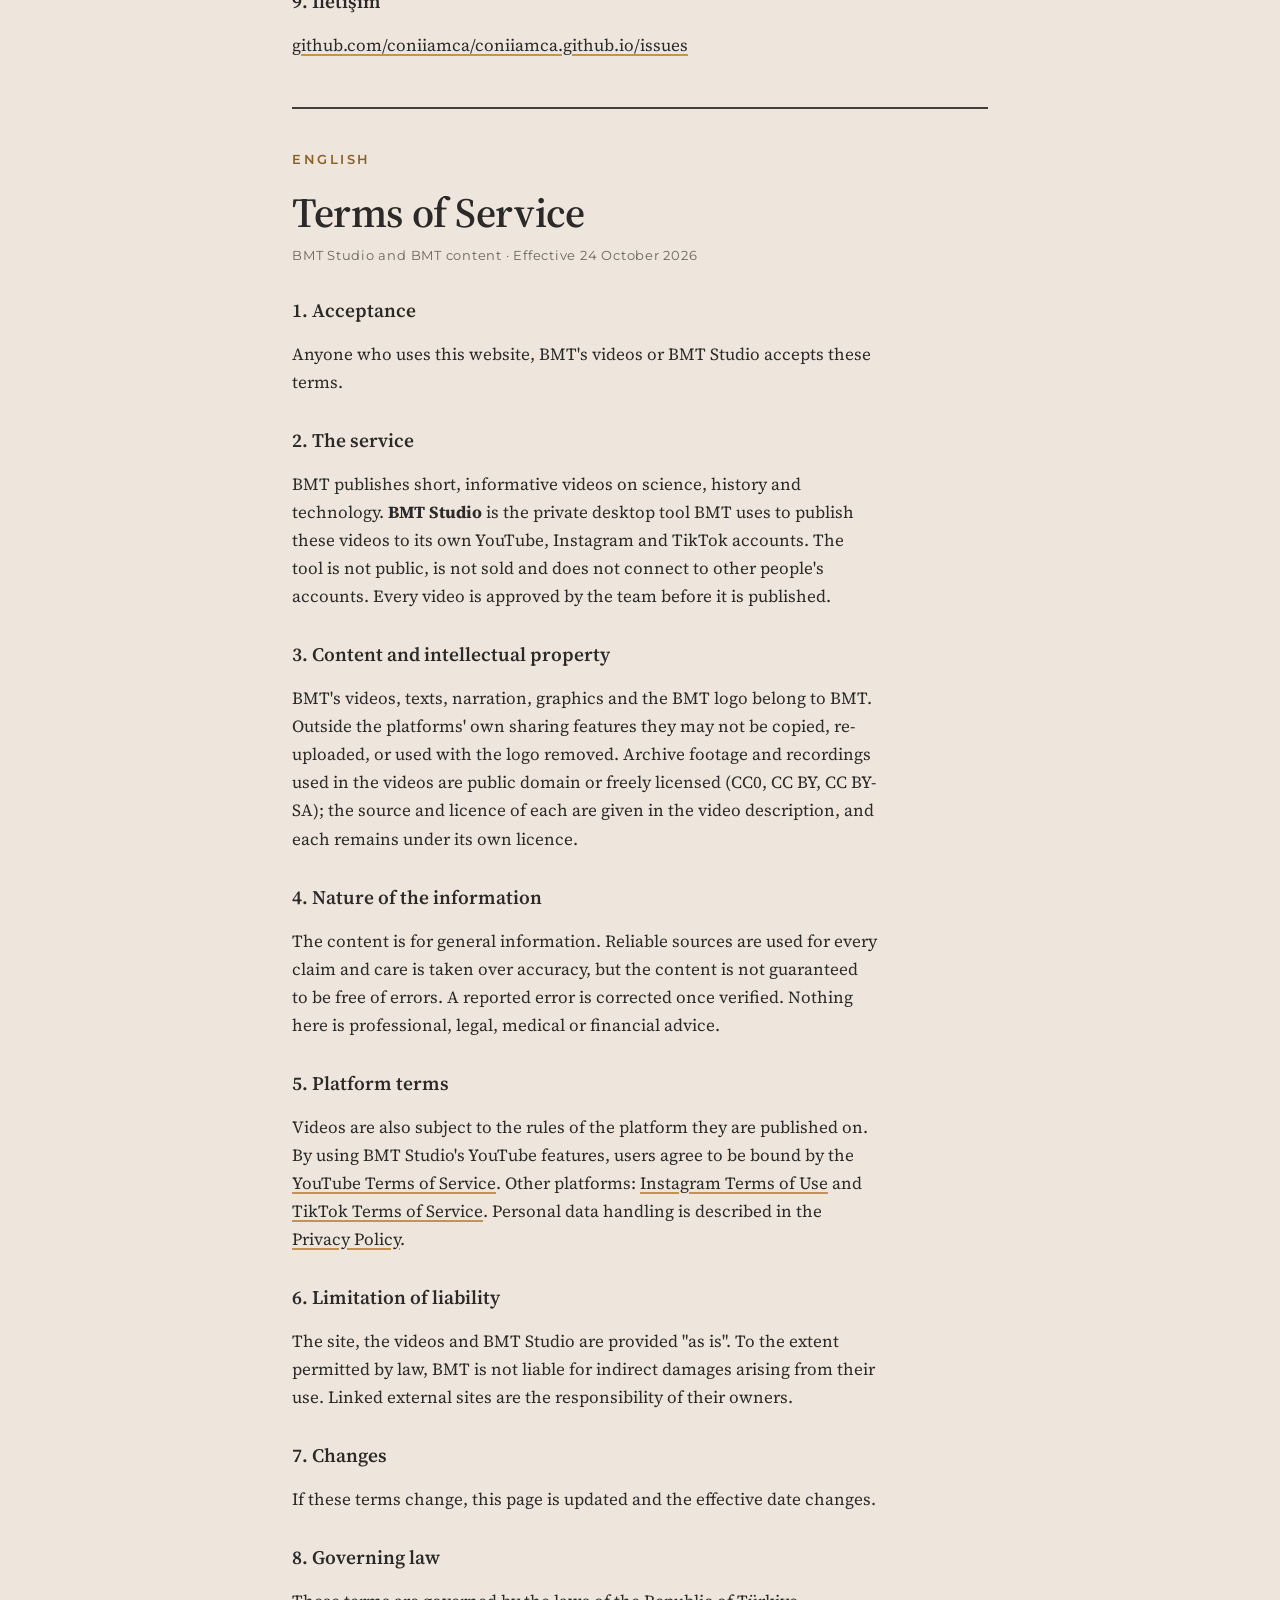
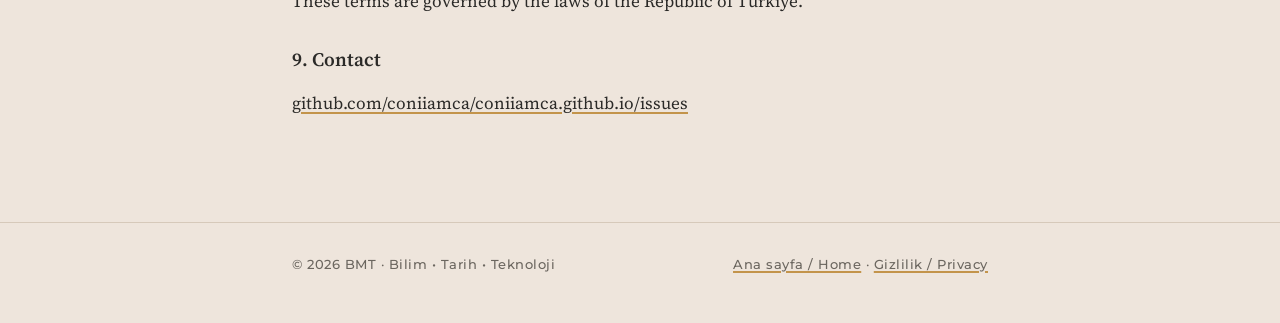
<file: terms.html>
<!doctype html>
<html lang="tr">
<head>
<meta charset="utf-8">
<meta name="viewport" content="width=device-width, initial-scale=1, viewport-fit=cover">
<title>Kullanım Şartları — BMT Studio</title>
<meta name="description" content="BMT Studio Kullanım Şartları / Terms of Service">
<link rel="icon" href="favicon.svg" type="image/svg+xml">
<link rel="preconnect" href="https://fonts.googleapis.com">
<link rel="preconnect" href="https://fonts.gstatic.com" crossorigin>
<link rel="stylesheet" href="https://fonts.googleapis.com/css2?family=Montserrat:wght@500;600&family=Source+Serif+4:ital,opsz,wght@0,8..60,400;0,8..60,600;1,8..60,400&display=swap">
<link rel="stylesheet" href="style.css">
</head>
<body>
<header class="top">
  <div class="wrap">
    <a class="home" href="index.html" aria-label="BMT ana sayfa"><svg class="logo" viewBox="0 0 1454 444" role="img" aria-label="BMT" xmlns="http://www.w3.org/2000/svg"><path fill="currentColor" fill-rule="evenodd" d="M53.8 371.8 L52.8 371.4 L52.5 368.6 L52.4 151.6 L52.5 116.6 L52.8 115.0 L53.8 114.5 L190.4 240.6 L190.3 241.6 L188.8 243.4 L53.8 371.8ZM84.0 297.6 L126.5 258.6 L142.3 243.6 L143.3 241.6 L141.0 238.6 L122.8 221.1 L82.8 184.8 L81.8 185.4 L81.6 187.6 L81.6 293.6 L82.1 297.6 L82.8 298.2 L84.0 297.6Z"/><path fill="currentColor" fill-rule="evenodd" d="M238.8 443.6 L41.8 443.6 L37.8 443.4 L36.8 442.6 L41.6 437.6 L134.8 356.5 L140.8 351.9 L144.8 349.9 L148.8 349.1 L156.8 348.9 L295.8 348.9 L327.8 348.2 L336.8 346.8 L345.8 343.8 L352.8 339.7 L357.3 335.6 L361.0 330.6 L363.9 324.6 L365.5 317.6 L366.0 309.6 L365.5 302.6 L363.8 295.6 L360.2 288.6 L355.8 283.2 L347.8 277.3 L336.8 273.5 L326.8 272.1 L297.8 271.9 L288.8 269.8 L279.9 265.6 L274.8 262.2 L266.4 254.6 L210.4 200.6 L208.4 197.6 L209.8 196.1 L220.9 189.6 L229.8 186.1 L237.8 185.4 L304.8 185.1 L315.8 183.0 L327.6 177.6 L334.1 172.6 L339.2 166.6 L343.9 157.6 L346.2 149.6 L347.7 138.6 L347.5 129.6 L345.5 120.6 L341.9 112.6 L336.0 104.6 L329.8 99.5 L320.8 95.2 L310.8 93.3 L100.8 92.7 L1.8 3.6 L0.0 1.6 L0.1 0.6 L2.8 0.1 L16.8 0.0 L308.8 0.1 L325.8 0.8 L338.8 2.2 L356.8 5.4 L370.8 9.4 L387.8 16.3 L400.8 23.4 L413.8 32.5 L427.2 44.6 L436.4 55.6 L444.2 67.6 L449.9 79.6 L453.3 89.6 L456.0 100.6 L457.6 111.6 L458.5 122.6 L458.4 132.6 L457.1 144.6 L454.8 157.3 L452.0 166.6 L448.2 175.6 L443.1 184.6 L436.8 193.4 L429.8 201.1 L422.6 207.6 L416.8 212.1 L406.1 218.6 L405.6 219.6 L406.8 220.9 L421.8 227.4 L428.8 231.2 L437.8 237.1 L447.3 244.6 L455.8 253.8 L462.3 262.6 L468.3 272.6 L473.2 283.6 L476.2 293.6 L478.6 308.6 L479.1 321.6 L478.6 331.6 L477.2 342.6 L474.0 355.6 L470.1 366.6 L464.1 378.6 L458.9 386.6 L450.1 397.6 L442.8 404.6 L432.8 412.8 L421.8 420.0 L408.8 426.7 L386.8 435.0 L366.8 439.9 L341.8 443.0 L320.8 443.6 L238.8 443.6Z"/><path fill="currentColor" fill-rule="evenodd" d="M984.8 443.6 L890.8 443.6 L887.8 442.5 L887.5 229.6 L887.0 226.6 L885.8 226.4 L763.8 338.3 L752.8 347.4 L748.8 344.7 L629.8 235.0 L621.8 228.0 L619.8 227.4 L619.1 229.6 L618.9 256.6 L618.4 442.6 L615.8 443.6 L517.8 443.7 L513.8 443.0 L513.2 441.6 L513.1 435.6 L513.2 45.6 L513.8 2.8 L514.8 2.5 L517.8 4.8 L744.8 210.4 L751.8 216.5 L753.8 217.2 L764.8 208.0 L988.8 5.3 L990.8 3.6 L992.2 3.6 L992.8 9.6 L992.7 440.6 L991.8 443.1 L984.8 443.6Z"/><path fill="currentColor" fill-rule="evenodd" d="M1187.8 276.8 L1186.8 276.7 L1186.5 275.6 L1186.0 257.6 L1185.6 95.6 L1184.8 94.7 L1182.8 94.4 L1043.8 94.4 L1039.9 93.6 L1039.2 85.6 L1039.3 3.6 L1039.8 0.9 L1041.8 0.1 L1048.8 0.0 L1449.8 0.0 L1453.6 0.6 L1454.3 3.6 L1454.3 90.6 L1453.8 93.6 L1450.8 94.4 L1302.8 94.3 L1300.8 94.9 L1300.1 97.6 L1300.1 163.6 L1299.2 167.6 L1187.8 276.8Z"/><path fill="#C3944B" fill-rule="evenodd" d="M1287.8 443.7 L1191.8 443.7 L1188.8 443.3 L1186.5 441.6 L1185.8 439.6 L1185.5 433.6 L1185.7 315.6 L1186.1 312.6 L1187.4 309.6 L1194.8 303.5 L1220.5 276.6 L1244.8 253.9 L1272.8 224.9 L1294.8 204.0 L1297.8 202.5 L1299.2 203.6 L1299.7 206.6 L1299.4 439.6 L1298.8 441.7 L1296.8 443.3 L1287.8 443.7Z"/></svg></a>
    <nav aria-label="Sayfalar">
      <a href="index.html">Ana sayfa</a>
      <a href="privacy.html">Gizlilik</a>
      <a href="terms.html" aria-current="page">Şartlar</a>
      <a href="#en" lang="en">English</a>
    </nav>
  </div>
</header>

<main class="wrap">
  <h1>Kullanım Şartları</h1>
  <p class="meta">BMT Studio ve BMT içerikleri · Yürürlük: 24 Ekim 2026</p>

  <h3>1. Kabul</h3>
  <p>Bu web sitesini, BMT videolarını ya da BMT Studio'yu kullanan kişi bu şartları kabul etmiş sayılır.</p>

  <h3>2. Hizmetin tanımı</h3>
  <p>BMT; bilim, tarih ve teknoloji konularında kısa, bilgilendirici videolar yayımlar. <strong>BMT Studio</strong>,
    BMT'nin bu videoları kendi YouTube, Instagram ve TikTok hesaplarında yayımlamak için kullandığı kişisel bir
    masaüstü aracıdır. Araç herkese açık değildir, satılmaz ve başka kişilerin hesaplarına bağlanmaz. Her video
    yayımlanmadan önce ekipçe onaylanır.</p>

  <h3>3. İçerik ve fikri mülkiyet</h3>
  <p>BMT videoları, metinleri, seslendirmeleri, grafikleri ve BMT logosu BMT'ye aittir. Platformların kendi paylaşım
    özellikleri dışında izinsiz kopyalanamaz, yeniden yüklenemez, logosu kaldırılarak kullanılamaz. Videolarda
    kullanılan arşiv görüntüleri ve kayıtları kamu malıdır ya da özgür lisanslıdır (CC0, CC BY, CC BY-SA); her birinin
    kaynağı ve lisansı ilgili videonun açıklamasında belirtilir ve kendi lisansına tabidir.</p>

  <h3>4. Bilginin niteliği</h3>
  <p>İçerikler genel bilgilendirme amaçlıdır. Her iddia için güvenilir kaynaklar kullanılır ve doğruluk için özen
    gösterilir; yine de içeriklerin hatasız olduğu garanti edilmez. Bildirilen hata doğrulanırsa düzeltilir.
    İçerikler profesyonel, hukuki, tıbbi ya da mali tavsiye değildir.</p>

  <h3>5. Platform şartları</h3>
  <p>Videolar yayımlandıkları platformun kurallarına da tabidir. BMT Studio'nun YouTube özelliklerini kullanan herkes
    <a href="https://www.youtube.com/t/terms">YouTube Hizmet Şartları</a>'nı kabul eder. Diğer platformlar için:
    <a href="https://help.instagram.com/581066165581870">Instagram Kullanım Koşulları</a> ve
    <a href="https://www.tiktok.com/legal/terms-of-service">TikTok Hizmet Şartları</a>. Kişisel verilerin işlenmesi
    <a href="privacy.html">Gizlilik Politikası</a>'nda anlatılır.</p>

  <h3>6. Sorumluluğun sınırı</h3>
  <p>Site, videolar ve BMT Studio "olduğu gibi" sunulur. Yürürlükteki hukukun izin verdiği ölçüde BMT, bunların
    kullanımından doğabilecek dolaylı zararlardan sorumlu tutulamaz. Bağlantı verilen dış sitelerin içeriğinden o
    sitelerin sahipleri sorumludur.</p>

  <h3>7. Değişiklikler</h3>
  <p>Şartlar değişirse bu sayfa güncellenir ve yürürlük tarihi değişir.</p>

  <h3>8. Uygulanacak hukuk</h3>
  <p>Bu şartlar Türkiye Cumhuriyeti hukukuna tabidir.</p>

  <h3>9. İletişim</h3>
  <p><a href="https://github.com/coniiamca/coniiamca.github.io/issues">github.com/coniiamca/coniiamca.github.io/issues</a></p>

  <section id="en" class="lang-en" lang="en" aria-labelledby="en-title">
    <h2 id="en-title">English</h2>
    <h1 style="margin-top:0">Terms of Service</h1>
    <p class="meta">BMT Studio and BMT content · Effective 24 October 2026</p>

    <h3>1. Acceptance</h3>
    <p>Anyone who uses this website, BMT's videos or BMT Studio accepts these terms.</p>

    <h3>2. The service</h3>
    <p>BMT publishes short, informative videos on science, history and technology. <strong>BMT Studio</strong> is the
      private desktop tool BMT uses to publish these videos to its own YouTube, Instagram and TikTok accounts. The tool
      is not public, is not sold and does not connect to other people's accounts. Every video is approved by the team
      before it is published.</p>

    <h3>3. Content and intellectual property</h3>
    <p>BMT's videos, texts, narration, graphics and the BMT logo belong to BMT. Outside the platforms' own sharing
      features they may not be copied, re-uploaded, or used with the logo removed. Archive footage and recordings used
      in the videos are public domain or freely licensed (CC0, CC BY, CC BY-SA); the source and licence of each are
      given in the video description, and each remains under its own licence.</p>

    <h3>4. Nature of the information</h3>
    <p>The content is for general information. Reliable sources are used for every claim and care is taken over
      accuracy, but the content is not guaranteed to be free of errors. A reported error is corrected once verified.
      Nothing here is professional, legal, medical or financial advice.</p>

    <h3>5. Platform terms</h3>
    <p>Videos are also subject to the rules of the platform they are published on. By using BMT Studio's YouTube
      features, users agree to be bound by the <a href="https://www.youtube.com/t/terms">YouTube Terms of
      Service</a>. Other platforms: <a href="https://help.instagram.com/581066165581870">Instagram Terms of Use</a> and
      <a href="https://www.tiktok.com/legal/terms-of-service">TikTok Terms of Service</a>. Personal data handling is
      described in the <a href="privacy.html#en">Privacy Policy</a>.</p>

    <h3>6. Limitation of liability</h3>
    <p>The site, the videos and BMT Studio are provided "as is". To the extent permitted by law, BMT is not liable for
      indirect damages arising from their use. Linked external sites are the responsibility of their owners.</p>

    <h3>7. Changes</h3>
    <p>If these terms change, this page is updated and the effective date changes.</p>

    <h3>8. Governing law</h3>
    <p>These terms are governed by the laws of the Republic of Türkiye.</p>

    <h3>9. Contact</h3>
    <p><a href="https://github.com/coniiamca/coniiamca.github.io/issues">github.com/coniiamca/coniiamca.github.io/issues</a></p>
  </section>
</main>

<footer>
  <div class="wrap">
    <span>© 2026 BMT · Bilim • Tarih • Teknoloji</span>
    <span><a href="index.html">Ana sayfa / Home</a> · <a href="privacy.html">Gizlilik / Privacy</a></span>
  </div>
</footer>
</body>
</html>
</file>
<file: style.css>
:root {
  --bg: #EEE5DC;
  --surface: #F5EFE8;
  --fg: #2B2A28;
  --ink: #403F3D;
  --muted: #6B665F;
  --rule: #D6C9BA;
  --gold: #C3944B;
  --gold-text: #8A6224;
  color-scheme: light;
}
@media (prefers-color-scheme: dark) {
  :root:not([data-theme="light"]) {
    --bg: #1B1A18; --surface: #23211E; --fg: #ECE4DA; --ink: #EEE5DC; --muted: #A39B90;
    --rule: #3A3732; --gold: #C99A55; --gold-text: #D7AE6E; color-scheme: dark;
  }
}
:root[data-theme="dark"] {
  --bg: #1B1A18; --surface: #23211E; --fg: #ECE4DA; --ink: #EEE5DC; --muted: #A39B90;
  --rule: #3A3732; --gold: #C99A55; --gold-text: #D7AE6E; color-scheme: dark;
}

* { box-sizing: border-box; }
html { -webkit-text-size-adjust: 100%; scroll-behavior: smooth; }
body {
  margin: 0;
  background: var(--bg);
  color: var(--fg);
  font: 400 1.0625rem/1.65 "Source Serif 4", Georgia, "Times New Roman", serif;
}
.wrap {
  max-width: 46rem;
  margin: 0 auto;
  padding-block: 0;
  padding-left: max(20px, env(safe-area-inset-left, 0px));
  padding-right: max(20px, env(safe-area-inset-right, 0px));
}

/* üst çubuk */
.top { border-bottom: 1px solid var(--rule); }
.top .wrap { display: flex; align-items: center; justify-content: space-between; gap: 1rem; padding-block: 1rem; flex-wrap: wrap; }
.top a.home { display: inline-flex; color: var(--ink); }
.top .logo { width: 4.5rem; height: auto; display: block; }
nav { display: flex; gap: 1.25rem; flex-wrap: wrap; }
nav a, .label, .tagline, h2, .meta {
  font-family: Montserrat, "Segoe UI", system-ui, sans-serif;
}
nav a {
  font-size: .78rem; font-weight: 600; letter-spacing: .12em; text-transform: uppercase;
  color: var(--muted); text-decoration: none;
}
nav a:hover, nav a[aria-current="page"] { color: var(--fg); }

/* giriş */
.hero { padding-block: 4.5rem 3rem; text-align: center; }
.hero .logo { width: min(22rem, 78%); height: auto; color: var(--ink); display: block; margin: 0 auto; }
.tagline {
  margin: 1.4rem 0 0; font-size: .82rem; font-weight: 600; letter-spacing: .32em; color: var(--ink); text-transform: uppercase;
  display: flex; justify-content: center; align-items: center; gap: .9em; flex-wrap: wrap;
}
.tagline i { width: .5em; height: .5em; border-radius: 50%; background: var(--gold); display: inline-block; }
.lede { max-width: 34rem; margin: 2rem auto 0; font-size: 1.2rem; line-height: 1.55; text-wrap: pretty; }

/* bölümler */
section { padding-block: 2.5rem; border-top: 1px solid var(--rule); }
h1, h2, h3 { text-wrap: balance; }
h1 {
  font: 600 clamp(1.9rem, 5vw, 2.6rem)/1.15 "Source Serif 4", Georgia, serif;
  margin: 3rem 0 .5rem; letter-spacing: -.01em;
}
h2 {
  font-size: .8rem; font-weight: 600; letter-spacing: .2em; text-transform: uppercase;
  color: var(--gold-text); margin: 0 0 1.2rem;
}
h3 { font: 600 1.2rem/1.3 "Source Serif 4", Georgia, serif; margin: 2rem 0 .4rem; }
p, li { max-width: 65ch; overflow-wrap: anywhere; }
@media (max-width: 30rem) { nav { gap: .5rem 1rem; } .top .wrap { padding-block: .8rem; } }
ul, ol { padding-left: 1.2rem; }
li + li { margin-top: .35rem; }
a { color: var(--fg); text-decoration-color: var(--gold); text-underline-offset: .18em; text-decoration-thickness: 1.5px; }
a:hover { color: var(--gold-text); }
.meta { font-size: .8rem; letter-spacing: .06em; color: var(--muted); margin: 0 0 2rem; }
.label { font-size: .72rem; font-weight: 600; letter-spacing: .18em; text-transform: uppercase; color: var(--muted); }

/* kanallar */
.channels { display: grid; grid-template-columns: repeat(auto-fit, minmax(13rem, 1fr)); gap: 1rem; }
.card { background: var(--surface); border: 1px solid var(--rule); border-radius: 6px; padding: 1.3rem 1.3rem 1.2rem; min-width: 0; }
.card h3 { margin: .5rem 0 .4rem; }
.card p { margin: 0; color: var(--muted); font-size: .98rem; }

/* künye listesi: her videonun standardı */
.facts { display: grid; grid-template-columns: max-content 1fr; gap: .6rem 1.4rem; margin: 0; }
.facts dt { font: 600 .72rem/1.9 Montserrat, "Segoe UI", sans-serif; letter-spacing: .16em; text-transform: uppercase; color: var(--muted); }
.facts dd { margin: 0; min-width: 0; }
@media (max-width: 30rem) { .facts { grid-template-columns: 1fr; gap: .1rem; } .facts dd { margin-bottom: .7rem; } }

.note { background: var(--surface); border-left: 3px solid var(--gold); padding: 1rem 1.2rem; border-radius: 0 6px 6px 0; }
.note p { margin: 0; }
.lang-en { border-top: 2px solid var(--ink); margin-top: 3rem; }

footer { border-top: 1px solid var(--rule); margin-top: 3rem; }
footer .wrap { padding-block: 2rem 3rem; display: flex; justify-content: space-between; gap: 1rem; flex-wrap: wrap; color: var(--muted); font: 500 .8rem/1.6 Montserrat, "Segoe UI", sans-serif; letter-spacing: .04em; }
footer a { color: var(--muted); }
</file>
